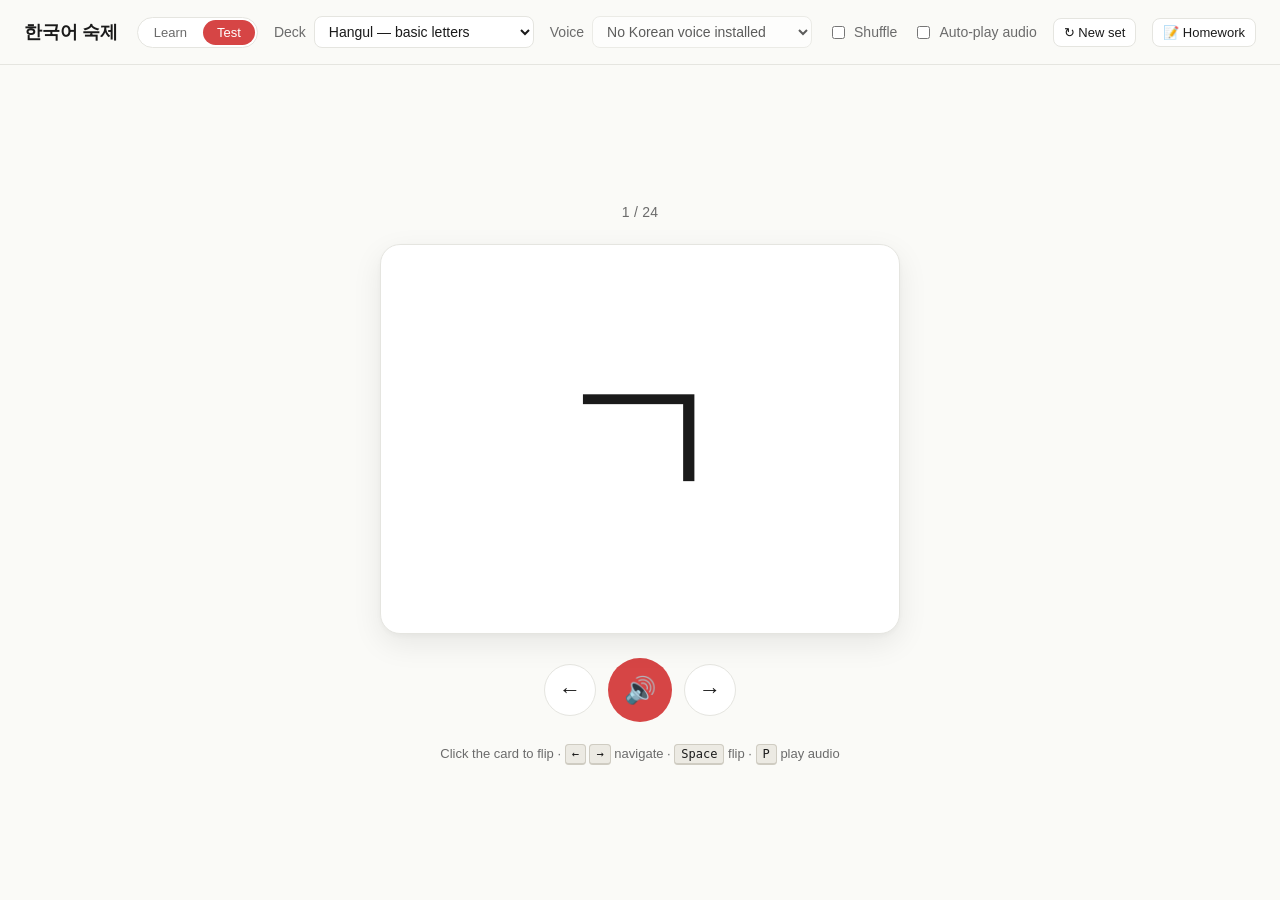
<file: index.html>
<!doctype html>
<html lang="en">
<head>
  <meta charset="utf-8">
  <meta name="viewport" content="width=device-width, initial-scale=1, viewport-fit=cover">
  <meta name="color-scheme" content="light dark">
  <meta name="theme-color" content="#d64545">
  <title>한국어 숙제</title>
  <link rel="stylesheet" href="styles.css">
  <link rel="manifest" href="manifest.webmanifest">
  <link rel="icon" href="icon.svg" type="image/svg+xml">
  <link rel="apple-touch-icon" href="apple-touch-icon.png">
  <meta name="apple-mobile-web-app-capable" content="yes">
  <meta name="apple-mobile-web-app-title" content="한국어">
  <meta name="apple-mobile-web-app-status-bar-style" content="default">
</head>
<body>
  <header class="topbar">
    <h1>한국어 숙제</h1>
    <div class="controls-top">
      <div class="seg" role="radiogroup" aria-label="Mode">
        <button class="seg-btn" data-mode="learn" role="radio" aria-checked="false">Learn</button>
        <button class="seg-btn" data-mode="test"  role="radio" aria-checked="true">Test</button>
      </div>
      <label class="deck-select">
        Deck
        <select id="deck"></select>
      </label>
      <label class="deck-select">
        Voice
        <select id="voice"></select>
      </label>
      <label class="toggle">
        <input type="checkbox" id="shuffle">
        Shuffle
      </label>
      <label class="toggle">
        <input type="checkbox" id="autoplay">
        Auto-play audio
      </label>
      <button id="reshuffle" class="mini" title="New random order / regenerate">↻ New set</button>
      <a class="mini" href="homework.html">📝 Homework</a>
    </div>
  </header>

  <main class="stage">
    <div class="counter" id="counter">— / —</div>

    <button class="card" id="card" data-mode="test" aria-label="Flashcard">
      <div class="card-inner" id="card-inner">
        <div class="face face-front">
          <div class="front-text" id="front-text">…</div>
          <div class="back-text learn-reveal" id="front-back-text"></div>
          <div class="extra-text learn-reveal" id="front-extra-text"></div>
        </div>
        <div class="face face-back">
          <div class="back-text" id="back-text">…</div>
          <div class="extra-text" id="extra-text"></div>
        </div>
      </div>
    </button>

    <div class="controls-bottom">
      <button id="prev" class="nav" aria-label="Previous">←</button>
      <button id="play" class="play" aria-label="Play audio">🔊</button>
      <button id="next" class="nav" aria-label="Next">→</button>
    </div>

    <p class="hint" id="hint">
      Click the card to flip · <kbd>←</kbd> <kbd>→</kbd> navigate · <kbd>Space</kbd> flip · <kbd>P</kbd> play audio
    </p>
  </main>

  <script src="data.js"></script>
  <script src="app.js"></script>
</body>
</html>
</file>
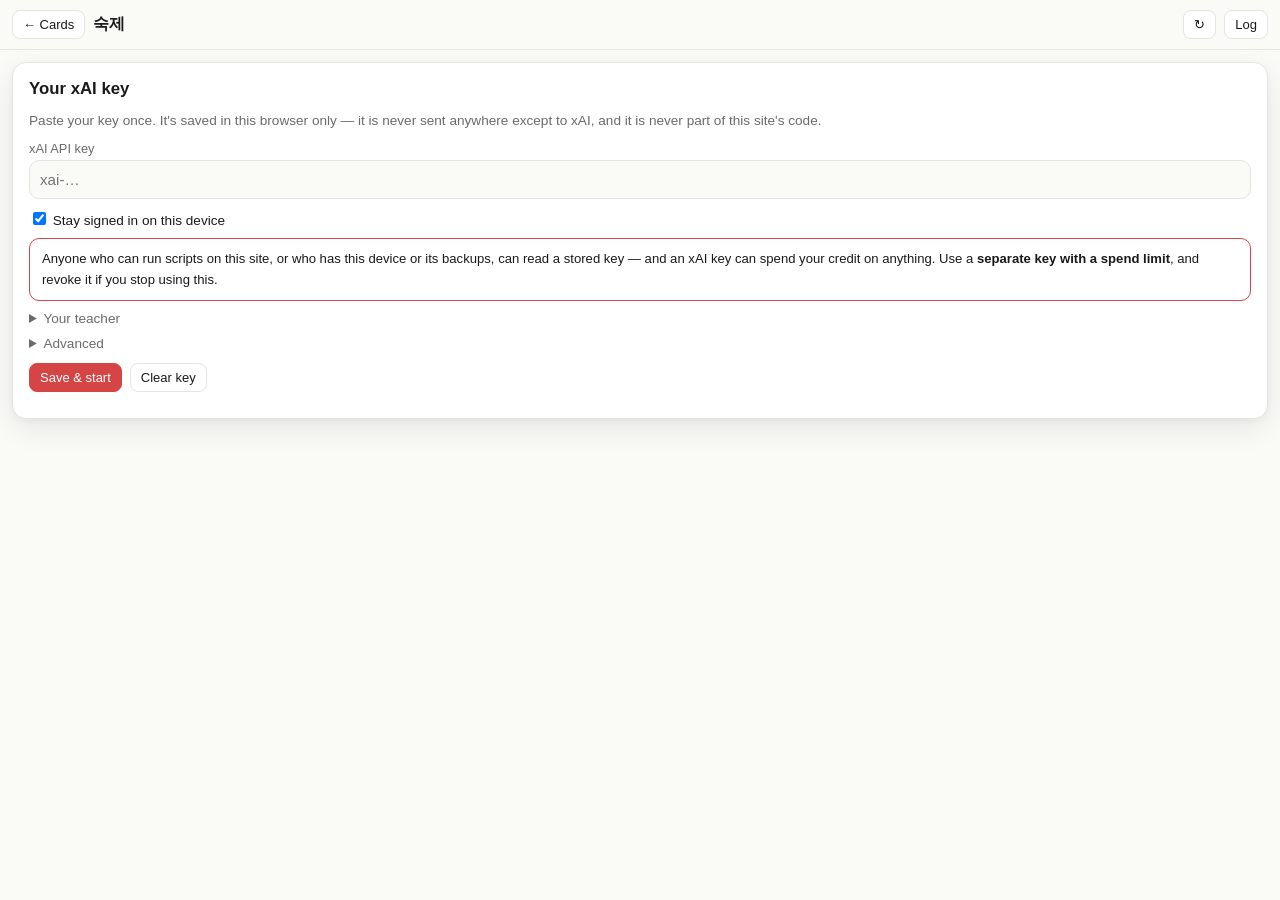
<file: homework.html>
<!doctype html>
<html lang="en">
<head>
  <meta charset="utf-8">
  <meta name="viewport" content="width=device-width, initial-scale=1, viewport-fit=cover">
  <meta name="color-scheme" content="light dark">
  <meta name="theme-color" content="#d64545">
  <!-- The key only ever goes to api.x.ai. connect-src is the enforcement: no
       other host can be contacted from this page, so a script injected here
       could not exfiltrate the key. wss: is listed for the realtime voice API. -->
  <meta http-equiv="Content-Security-Policy" content="default-src 'self'; script-src 'self'; style-src 'self'; img-src 'self' data:; media-src 'self' blob:; connect-src 'self' https://api.x.ai wss://api.x.ai; base-uri 'none'; form-action 'none'; object-src 'none'">
  <title>숙제 · 한국어 숙제</title>
  <link rel="stylesheet" href="styles.css">
  <link rel="stylesheet" href="homework.css">
  <link rel="manifest" href="manifest.webmanifest">
  <link rel="icon" href="icon.svg" type="image/svg+xml">
  <link rel="apple-touch-icon" href="apple-touch-icon.png">
  <meta name="apple-mobile-web-app-capable" content="yes">
  <meta name="apple-mobile-web-app-title" content="한국어">
</head>
<body class="hw-body">

  <header class="hw-top">
    <a class="mini" href="index.html">← Cards</a>
    <strong class="hw-title">숙제</strong>
    <button id="hw-reload" class="mini" title="Reload">↻</button>
    <button id="hw-logbtn" class="mini" title="Event log">Log</button>
    <button id="hw-conn" class="mini hw-conn" hidden>⚙︎ Setup</button>
  </header>

  <!-- ---------- setup ---------- -->
  <section id="hw-setup" class="hw-panel" hidden>
    <h2>Your xAI key</h2>

    <p class="hw-note">
      Paste your key once. It's saved in this browser only — it is never sent
      anywhere except to xAI, and it is never part of this site's code.
    </p>

    <label class="hw-field">xAI API key
      <input id="hw-key" type="password" inputmode="text" autocomplete="off"
             autocapitalize="off" autocorrect="off" spellcheck="false" placeholder="xai-…">
    </label>

    <label class="hw-check">
      <input type="checkbox" id="hw-remember" checked> Stay signed in on this device
    </label>

    <p class="hw-warn">
      Anyone who can run scripts on this site, or who has this device or its
      backups, can read a stored key — and an xAI key can spend your credit on
      anything. Use a <strong>separate key with a spend limit</strong>, and revoke it
      if you stop using this.
    </p>

    <details class="hw-adv">
      <summary>Your teacher</summary>
      <p class="hw-note">
        How she talks and what she's like. This shapes the voice you practise with —
        edit it to match your real 선생님.
      </p>
      <label class="hw-field">Personality
        <textarea id="hw-persona" rows="7" spellcheck="false"></textarea>
      </label>
      <label class="hw-field">Voice
        <select id="hw-voice">
          <option value="ara">ara</option>
          <option value="eve">eve</option>
          <option value="leo">leo</option>
          <option value="rex">rex</option>
          <option value="sal">sal</option>
        </select>
      </label>
      <button id="hw-persona-reset" class="mini" type="button">Reset to default</button>
    </details>

    <details class="hw-adv">
      <summary>Advanced</summary>
      <label class="hw-field">Model
        <input id="hw-model" type="text" autocomplete="off" placeholder="grok-4.5">
      </label>
      <label class="hw-field">API base
        <input id="hw-base" type="url" inputmode="url" autocomplete="off" placeholder="https://api.x.ai">
      </label>
    </details>

    <div class="hw-actions">
      <button id="hw-save" class="mini hw-primary">Save &amp; start</button>
      <button id="hw-clear" class="mini">Clear key</button>
    </div>
    <p id="hw-probe" class="hw-probe" role="status" aria-live="polite"></p>
  </section>

  <!-- ---------- task ---------- -->
  <section id="hw-task" class="hw-taskbar" hidden>
    <div class="hw-prompt">
      <div class="hw-prompt-ko" id="hw-prompt-ko"></div>
      <div class="hw-prompt-en" id="hw-prompt-en"></div>
    </div>
    <div class="hw-chips" id="hw-chips" role="group" aria-label="Days"></div>
    <div class="hw-weekline">
      <button id="hw-finish" class="hw-link" type="button" hidden>Finish</button>
      <span class="hw-count" id="hw-count"></span>
    </div>
    <p id="hw-notice" class="hw-notice" hidden></p>
  </section>

  <!-- ---------- event log ---------- -->
  <section id="hw-logpanel" class="hw-panel" hidden>
    <h2>Event log</h2>
    <p class="hw-note">
      What the app and the call actually did. If something goes wrong, copy this
      and send it over — it says far more than a description can.
    </p>
    <pre id="hw-logbody" class="hw-logbody"></pre>
    <div class="hw-actions">
      <button id="hw-logcopy" class="mini hw-primary">Copy log</button>
      <button id="hw-logclear" class="mini">Clear</button>
      <button id="hw-logclose" class="mini">Close</button>
    </div>
    <p id="hw-logstatus" class="hw-probe" role="status" aria-live="polite"></p>
  </section>

  <main class="hw-transcript" id="hw-transcript" aria-live="polite"></main>

  <!-- ---------- live call ---------- -->
  <div class="hw-callbar" id="hw-callbar" hidden>
    <span class="hw-orb" id="hw-orb"></span>
    <span class="hw-callstatus" id="hw-callstatus">Connecting…</span>
    <button id="hw-mute" class="mini">Mute</button>
    <button id="hw-hangup" class="mini hw-danger">End call</button>
  </div>

  <!-- ---------- composer ---------- -->
  <div class="hw-composer" id="hw-composer" hidden>
    <textarea id="hw-input" rows="1" placeholder="Describe a task or ask a question"
              autocomplete="off" autocapitalize="sentences"></textarea>
    <button id="hw-mic" class="hw-iconbtn" title="Hold to speak (English)" hidden>🎙</button>
    <button id="hw-call" class="hw-iconbtn" title="Call your teacher">📞</button>
    <button id="hw-send" class="hw-iconbtn hw-primary" title="Send">↑</button>
  </div>

  <!-- ---------- final ----------
       Lives here in the markup, but showFinal() moves it into #hw-transcript so
       it lands at the end of the conversation instead of below the composer. -->
  <section id="hw-final" class="hw-panel hw-final" hidden>
    <h2>Your message <span class="hw-count" id="hw-final-count"></span></h2>
    <textarea id="hw-message" rows="12" spellcheck="false"></textarea>
    <div class="hw-finalopts">
      <label class="hw-check"><input type="checkbox" id="hw-envelope" checked> Greeting &amp; sign-off</label>
      <label class="hw-check"><input type="checkbox" id="hw-english" checked> Include English</label>
    </div>
    <div class="hw-actions">
      <button id="hw-copy" class="mini hw-primary">Copy</button>
      <button id="hw-share" class="mini">Share</button>
      <button id="hw-playall" class="mini">🔊 Play all</button>
      <button id="hw-restart" class="mini">Start a new week</button>
    </div>
    <p id="hw-final-status" class="hw-probe" role="status" aria-live="polite"></p>
  </section>

  <audio id="hw-audio" playsinline></audio>

  <script src="data.js"></script>
  <script src="homework-data.js"></script>
  <script src="homework.js"></script>
</body>
</html>
</file>
<file: styles.css>
:root {
  --bg: #fafaf7;
  --fg: #1a1a1a;
  --muted: #6b6b6b;
  --card-bg: #ffffff;
  --card-border: #e5e5e0;
  --card-shadow: 0 10px 30px rgba(0, 0, 0, 0.08), 0 2px 6px rgba(0, 0, 0, 0.04);
  --accent: #d64545;
  --accent-ink: #ffffff;
  --kbd-bg: #eceae3;
  --kbd-border: #cfccc2;
}

@media (prefers-color-scheme: dark) {
  :root {
    --bg: #151514;
    --fg: #f2f0ea;
    --muted: #9a9a94;
    --card-bg: #1f1f1e;
    --card-border: #35342f;
    --card-shadow: 0 10px 30px rgba(0, 0, 0, 0.5), 0 2px 6px rgba(0, 0, 0, 0.3);
    --accent: #e86a6a;
    --kbd-bg: #2a2927;
    --kbd-border: #3d3b37;
  }
}

* { box-sizing: border-box; }

html, body {
  margin: 0;
  padding: 0;
  height: 100%;
}

body {
  background: var(--bg);
  color: var(--fg);
  font-family: -apple-system, BlinkMacSystemFont, "Segoe UI", "Apple SD Gothic Neo",
               "Malgun Gothic", "Noto Sans KR", sans-serif;
  display: flex;
  flex-direction: column;
  /* dvh, not vh: on mobile Safari 100vh is the *expanded* viewport, so the last
     controls sit below the fold whenever the browser chrome is showing. */
  min-height: 100dvh;
  /* index.html sets viewport-fit=cover, so without this the bottom controls sit
     under the iOS home indicator, where the swipe-up gesture swallows taps. */
  padding-bottom: env(safe-area-inset-bottom);
}

/* ---------- Top bar ---------- */

.topbar {
  display: flex;
  flex-wrap: wrap;
  align-items: center;
  justify-content: space-between;
  gap: 16px;
  padding: 16px 24px;
  border-bottom: 1px solid var(--card-border);
}

.topbar h1 {
  margin: 0;
  font-size: 18px;
  font-weight: 600;
  letter-spacing: -0.01em;
}

.controls-top {
  display: flex;
  flex-wrap: wrap;
  align-items: center;
  gap: 16px;
}

.deck-select {
  display: inline-flex;
  align-items: center;
  gap: 8px;
  font-size: 14px;
  color: var(--muted);
}

select {
  font: inherit;
  font-size: 14px;
  color: var(--fg);
  background: var(--card-bg);
  border: 1px solid var(--card-border);
  border-radius: 8px;
  padding: 6px 10px;
  min-width: 220px;
}

.toggle {
  display: inline-flex;
  align-items: center;
  gap: 6px;
  font-size: 14px;
  color: var(--muted);
  cursor: pointer;
  user-select: none;
}

.toggle input { accent-color: var(--accent); }

/* Not qualified with `button` — the homework link is an <a>, which would
   otherwise render completely unstyled. */
.mini {
  font: inherit;
  font-size: 13px;
  color: var(--fg);
  background: var(--card-bg);
  border: 1px solid var(--card-border);
  border-radius: 8px;
  padding: 6px 10px;
  cursor: pointer;
}

.mini:hover { border-color: var(--accent); }

a.mini { display: inline-block; text-decoration: none; }

/* ---------- Mode segmented control ---------- */

.seg {
  display: inline-flex;
  border: 1px solid var(--card-border);
  border-radius: 999px;
  background: var(--card-bg);
  padding: 2px;
  gap: 2px;
}

.seg-btn {
  font: inherit;
  font-size: 13px;
  font-weight: 500;
  color: var(--muted);
  background: transparent;
  border: none;
  border-radius: 999px;
  padding: 5px 14px;
  cursor: pointer;
  transition: background 0.15s, color 0.15s;
}

.seg-btn[aria-checked="true"] {
  background: var(--accent);
  color: var(--accent-ink);
}

.seg-btn:not([aria-checked="true"]):hover { color: var(--fg); }

/* ---------- Stage / card ---------- */

.stage {
  flex: 1;
  display: flex;
  flex-direction: column;
  align-items: center;
  justify-content: center;
  gap: 24px;
  padding: 24px;
}

.counter {
  font-variant-numeric: tabular-nums;
  color: var(--muted);
  font-size: 14px;
  letter-spacing: 0.02em;
}

.card {
  all: unset;
  width: min(520px, 90vw);
  aspect-ratio: 4 / 3;
  perspective: 1200px;
  cursor: pointer;
  display: block;
}

.card-inner {
  position: relative;
  width: 100%;
  height: 100%;
  transition: transform 0.5s cubic-bezier(.2, .8, .2, 1);
  transform-style: preserve-3d;
}

.card.flipped .card-inner { transform: rotateY(180deg); }

/* Learn mode: no flipping, show everything on the front face. */
.learn-reveal { display: none; }
.card[data-mode="learn"] .card-inner { transform: none !important; transition: none; }
.card[data-mode="learn"] .face-back { display: none; }
.card[data-mode="learn"] .learn-reveal { display: block; }
.card[data-mode="learn"] .front-text { font-size: clamp(56px, 14vw, 140px); }
.card[data-mode="learn"] .face-front { gap: 4px; }
.card[data-mode="learn"] .face-front .back-text {
  font-size: clamp(22px, 4.5vw, 36px);
  color: var(--muted);
  font-weight: 500;
  margin-top: 8px;
}
.card[data-mode="learn"] .face-front .extra-text { margin-top: 2px; }

.face {
  position: absolute;
  inset: 0;
  backface-visibility: hidden;
  -webkit-backface-visibility: hidden;
  background: var(--card-bg);
  border: 1px solid var(--card-border);
  border-radius: 20px;
  box-shadow: var(--card-shadow);
  display: flex;
  flex-direction: column;
  align-items: center;
  justify-content: center;
  padding: 24px;
  text-align: center;
}

.face-back { transform: rotateY(180deg); }

.front-text {
  font-size: clamp(72px, 18vw, 180px);
  line-height: 1;
  font-weight: 500;
  letter-spacing: -0.02em;
}

.back-text {
  font-size: clamp(40px, 9vw, 88px);
  line-height: 1.1;
  font-weight: 500;
  letter-spacing: -0.01em;
}

.extra-text {
  margin-top: 12px;
  font-size: clamp(14px, 2.5vw, 20px);
  color: var(--muted);
}

/* ---------- Bottom controls ---------- */

.controls-bottom {
  display: flex;
  align-items: center;
  gap: 12px;
}

.nav, .play {
  font: inherit;
  background: var(--card-bg);
  color: var(--fg);
  border: 1px solid var(--card-border);
  border-radius: 999px;
  cursor: pointer;
  display: inline-flex;
  align-items: center;
  justify-content: center;
}

.nav {
  width: 52px;
  height: 52px;
  font-size: 22px;
}

.play {
  width: 64px;
  height: 64px;
  font-size: 26px;
  background: var(--accent);
  color: var(--accent-ink);
  border-color: transparent;
}

.nav:hover { border-color: var(--accent); }
.play:hover { filter: brightness(1.05); }
.nav:active, .play:active { transform: translateY(1px); }

.hint {
  color: var(--muted);
  font-size: 13px;
  text-align: center;
  margin: 0;
}

kbd {
  font-family: ui-monospace, SFMono-Regular, Menlo, monospace;
  font-size: 12px;
  padding: 2px 6px;
  border: 1px solid var(--kbd-border);
  border-bottom-width: 2px;
  border-radius: 4px;
  background: var(--kbd-bg);
  color: var(--fg);
}

/* ---------- Small screens ---------- */

@media (max-width: 520px) {
  .topbar { padding: 12px 16px; gap: 10px; }
  .topbar h1 { font-size: 16px; }
  .controls-top { gap: 10px; width: 100%; }
  select { flex: 1; min-width: 0; }
  .stage { padding: 16px; gap: 16px; }
  .nav { width: 44px; height: 44px; font-size: 20px; }
  .play { width: 56px; height: 56px; font-size: 24px; }
}
</file>
<file: homework.css>
/* Homework helper.
   Defines no :root tokens on purpose — it inherits the palette, the dark mode
   and the font stack from styles.css for free. */

/* The browser's default [hidden] rule is `display: none` at UA specificity, so
   any class here that sets `display` (flex, grid…) silently defeats it and the
   element stays on screen with .hidden = true. Everything in this file relies
   on the hidden attribute, so make it win. */
[hidden] { display: none !important; }

.hw-body {
  display: flex;
  flex-direction: column;
  min-height: 100dvh;
  padding: 0;
}

/* ---------- top bar ---------- */

.hw-top {
  position: sticky;
  top: 0;
  z-index: 20;
  display: flex;
  align-items: center;
  gap: 8px;
  padding: max(10px, env(safe-area-inset-top)) 12px 10px;
  background: var(--bg);
  border-bottom: 1px solid var(--card-border);
}

.hw-title { flex: 1; font-size: 1rem; white-space: nowrap; }

/* Without this the back-link wraps to two lines and the bar grows. */
.hw-top .mini { white-space: nowrap; }

.hw-conn {
  max-width: 46%;
  overflow: hidden;
  text-overflow: ellipsis;
  white-space: nowrap;
}

/* ---------- panels ---------- */

.hw-panel {
  margin: 12px;
  padding: 16px;
  background: var(--card-bg);
  border: 1px solid var(--card-border);
  border-radius: 14px;
  box-shadow: var(--card-shadow);
}

.hw-panel h2 { margin: 0 0 12px; font-size: 1.05rem; }

.hw-tabs { display: flex; gap: 6px; margin-bottom: 12px; }

.hw-tab {
  flex: 1;
  padding: 8px 10px;
  font: inherit;
  font-size: 0.85rem;
  color: var(--muted);
  background: transparent;
  border: 1px solid var(--card-border);
  border-radius: 999px;
  cursor: pointer;
}

.hw-tab[aria-selected="true"] {
  color: var(--accent-ink);
  background: var(--accent);
  border-color: var(--accent);
}

.hw-field { display: block; margin: 10px 0; font-size: 0.8rem; color: var(--muted); }

.hw-field input {
  display: block;
  width: 100%;
  margin-top: 4px;
  padding: 10px;
  font: inherit;
  font-size: 0.95rem;
  color: var(--fg);
  background: var(--bg);
  border: 1px solid var(--card-border);
  border-radius: 10px;
}

.hw-check { display: block; margin: 10px 0; font-size: 0.85rem; }
.hw-adv { margin: 10px 0; font-size: 0.85rem; color: var(--muted); }
.hw-adv summary { cursor: pointer; }

.hw-note { margin: 0 0 10px; font-size: 0.85rem; color: var(--muted); line-height: 1.5; }

.hw-warn {
  margin: 0 0 10px;
  padding: 10px 12px;
  font-size: 0.82rem;
  line-height: 1.55;
  border: 1px solid var(--accent);
  border-radius: 10px;
}

.hw-actions { display: flex; flex-wrap: wrap; gap: 8px; margin-top: 12px; }

.hw-primary {
  color: var(--accent-ink) !important;
  background: var(--accent) !important;
  border-color: var(--accent) !important;
}

.hw-probe { margin: 10px 0 0; font-size: 0.82rem; line-height: 1.5; color: var(--muted); }
.hw-probe.ok  { color: #2e7d32; }
.hw-probe.err { color: var(--accent); }

/* ---------- task bar ---------- */

.hw-taskbar {
  position: sticky;
  top: 0;
  z-index: 15;
  padding: 10px 12px;
  background: var(--bg);
  border-bottom: 1px solid var(--card-border);
}

.hw-prompt-ko { font-size: 1.05rem; }
.hw-prompt-en { font-size: 0.8rem; color: var(--muted); }

.hw-chips { display: flex; flex-wrap: wrap; gap: 6px; margin: 8px 0 4px; }

.hw-chip {
  padding: 6px 9px;
  font: inherit;
  font-size: 0.78rem;
  white-space: nowrap;
  color: var(--fg);
  background: var(--card-bg);
  border: 1px solid var(--card-border);
  border-radius: 999px;
  cursor: pointer;
}

.hw-chip[data-state="done"]    { color: var(--accent-ink); background: var(--accent); border-color: var(--accent); }
.hw-chip[data-state="current"] { border-color: var(--accent); border-width: 2px; }
.hw-chip[disabled]             { opacity: 0.38; cursor: not-allowed; }

.hw-weekline { display: flex; align-items: center; gap: 10px; font-size: 0.75rem; color: var(--muted); }
.hw-count { margin-left: auto; }

.hw-link {
  padding: 0;
  font: inherit;
  font-size: 0.75rem;
  color: var(--accent);
  background: none;
  border: 0;
  text-decoration: underline;
  cursor: pointer;
}

/* ---------- transcript ---------- */

.hw-transcript {
  flex: 1;
  padding: 12px;
  display: flex;
  flex-direction: column;
  gap: 10px;
  overflow-y: auto;
}

.bubble {
  max-width: 88%;
  padding: 10px 13px;
  font-size: 0.95rem;
  line-height: 1.55;
  border-radius: 14px;
  white-space: pre-wrap;
  overflow-wrap: anywhere;
}

.bubble.user { align-self: flex-end; color: var(--accent-ink); background: var(--accent); }
.bubble.bot  { align-self: flex-start; background: var(--card-bg); border: 1px solid var(--card-border); }
.bubble.err  { align-self: flex-start; border: 1px solid var(--accent); }

.day-card {
  align-self: flex-start;
  width: 100%;
  padding: 12px 14px;
  background: var(--card-bg);
  border: 1px solid var(--card-border);
  border-radius: 14px;
  box-shadow: var(--card-shadow);
}

.day-card .dc-day { font-size: 0.72rem; letter-spacing: 0.06em; text-transform: uppercase; color: var(--muted); }
.day-card .dc-ko  { margin: 6px 0 2px; font-size: 1.25rem; line-height: 1.45; }
.day-card .dc-rr  { font-size: 0.85rem; color: var(--muted); }
.day-card .dc-en  { margin-top: 4px; font-size: 0.9rem; }

.dc-new {
  margin-top: 8px;
  padding: 6px 9px;
  font-size: 0.78rem;
  border: 1px dashed var(--card-border);
  border-radius: 8px;
  color: var(--muted);
}

.dc-actions { display: flex; flex-wrap: wrap; gap: 6px; margin-top: 10px; padding-top: 10px; border-top: 1px solid var(--card-border); }

/* ---------- blank check ---------- */

.blankcheck {
  align-self: flex-start;
  width: 100%;
  padding: 12px 14px;
  background: var(--card-bg);
  border: 1px dashed var(--accent);
  border-radius: 14px;
}

.bc-q { font-size: 0.8rem; color: var(--muted); margin-bottom: 8px; }
.bc-sentence { font-size: 1.1rem; line-height: 1.7; }
.bc-slot { padding: 0 4px; border-bottom: 2px solid var(--accent); }
.bc-opts { display: flex; flex-wrap: wrap; gap: 6px; margin-top: 10px; }

.bc-opt {
  padding: 8px 14px;
  font: inherit;
  font-size: 1rem;
  background: var(--bg);
  color: var(--fg);
  border: 1px solid var(--card-border);
  border-radius: 999px;
  cursor: pointer;
}

.bc-opt[data-verdict="right"] { color: #fff; background: #2e7d32; border-color: #2e7d32; }
.bc-opt[data-verdict="wrong"] { opacity: 0.45; text-decoration: line-through; }
.bc-why { margin-top: 8px; font-size: 0.82rem; color: var(--muted); }

/* ---------- composer ---------- */

.hw-composer {
  position: sticky;
  bottom: 0;
  z-index: 15;
  display: flex;
  gap: 8px;
  align-items: flex-end;
  padding: 10px 12px calc(10px + env(safe-area-inset-bottom));
  background: var(--bg);
  border-top: 1px solid var(--card-border);
}

.hw-composer textarea {
  flex: 1;
  max-height: 30dvh;
  padding: 10px 12px;
  font: inherit;
  font-size: 1rem;
  color: var(--fg);
  background: var(--card-bg);
  border: 1px solid var(--card-border);
  border-radius: 18px;
  resize: none;
}

.hw-iconbtn {
  flex: 0 0 auto;
  width: 42px;
  height: 42px;
  font-size: 1.1rem;
  color: var(--fg);
  background: var(--card-bg);
  border: 1px solid var(--card-border);
  border-radius: 50%;
  cursor: pointer;
}

.hw-iconbtn[disabled] { opacity: 0.4; cursor: default; }

.hw-iconbtn[data-recording="1"] {
  color: #fff;
  background: #d32f2f;
  border-color: #d32f2f;
  animation: hw-pulse 1.1s ease-in-out infinite;
}

@keyframes hw-pulse { 50% { opacity: 0.55; } }

@media (prefers-reduced-motion: reduce) {
  .hw-iconbtn[data-recording="1"] { animation: none; }
}

/* ---------- final ---------- */

.hw-final textarea {
  width: 100%;
  padding: 12px;
  font: inherit;
  font-size: 1.05rem;
  line-height: 1.65;
  color: var(--fg);
  background: var(--bg);
  border: 1px solid var(--card-border);
  border-radius: 12px;
  resize: vertical;
}

.hw-finalopts { display: flex; flex-wrap: wrap; gap: 14px; margin-top: 10px; }

.hw-typing::after {
  content: "▍";
  animation: hw-blink 1s steps(2) infinite;
}

@keyframes hw-blink { 50% { opacity: 0; } }

.hw-notice {
  margin: 6px 0 0;
  font-size: 0.75rem;
  line-height: 1.5;
  color: var(--accent);
}

/* ---------- live call ---------- */

.hw-callbar {
  position: sticky;
  bottom: 0;
  z-index: 16;
  display: flex;
  align-items: center;
  gap: 10px;
  padding: 10px 12px calc(10px + env(safe-area-inset-bottom));
  background: var(--card-bg);
  border-top: 1px solid var(--card-border);
}

.hw-callstatus { flex: 1; font-size: 0.85rem; color: var(--muted); }

.hw-danger {
  color: #fff !important;
  background: #d32f2f !important;
  border-color: #d32f2f !important;
}

.hw-orb {
  flex: 0 0 auto;
  width: 14px;
  height: 14px;
  border-radius: 50%;
  background: var(--muted);
}

.hw-orb.connecting { background: #e0a030; animation: hw-pulse 1s ease-in-out infinite; }
.hw-orb.listening  { background: #2e7d32; }
.hw-orb.speaking   { background: var(--accent); animation: hw-pulse 0.9s ease-in-out infinite; }
.hw-orb.muted      { background: var(--muted); opacity: 0.5; }

@media (prefers-reduced-motion: reduce) {
  .hw-orb { animation: none !important; }
}

/* The teacher-personality box needs room to actually read. */
.hw-field textarea {
  display: block;
  width: 100%;
  margin-top: 4px;
  padding: 10px;
  font: inherit;
  font-size: 0.9rem;
  line-height: 1.5;
  color: var(--fg);
  background: var(--bg);
  border: 1px solid var(--card-border);
  border-radius: 10px;
  resize: vertical;
}

.hw-field select {
  display: block;
  margin-top: 4px;
  padding: 8px 10px;
  font: inherit;
  color: var(--fg);
  background: var(--bg);
  border: 1px solid var(--card-border);
  border-radius: 10px;
}

/* The final message lives inside the transcript, so it must sit in the flex flow
   like any other bubble rather than carrying the panel's own outer margin. */
.hw-transcript > .hw-final {
  align-self: stretch;
  width: 100%;
  margin: 0;
}

.hw-logbody {
  max-height: 45dvh;
  margin: 0;
  padding: 10px;
  overflow: auto;
  font-family: ui-monospace, SFMono-Regular, Menlo, Consolas, monospace;
  font-size: 0.72rem;
  line-height: 1.5;
  white-space: pre-wrap;
  overflow-wrap: anywhere;
  color: var(--fg);
  background: var(--bg);
  border: 1px solid var(--card-border);
  border-radius: 10px;
}

/* While you are speaking the bubble shows a listening indicator rather than a
   half-transcribed sentence. */
.bubble.hw-listening {
  opacity: 0.6;
  font-style: italic;
}
</file>
